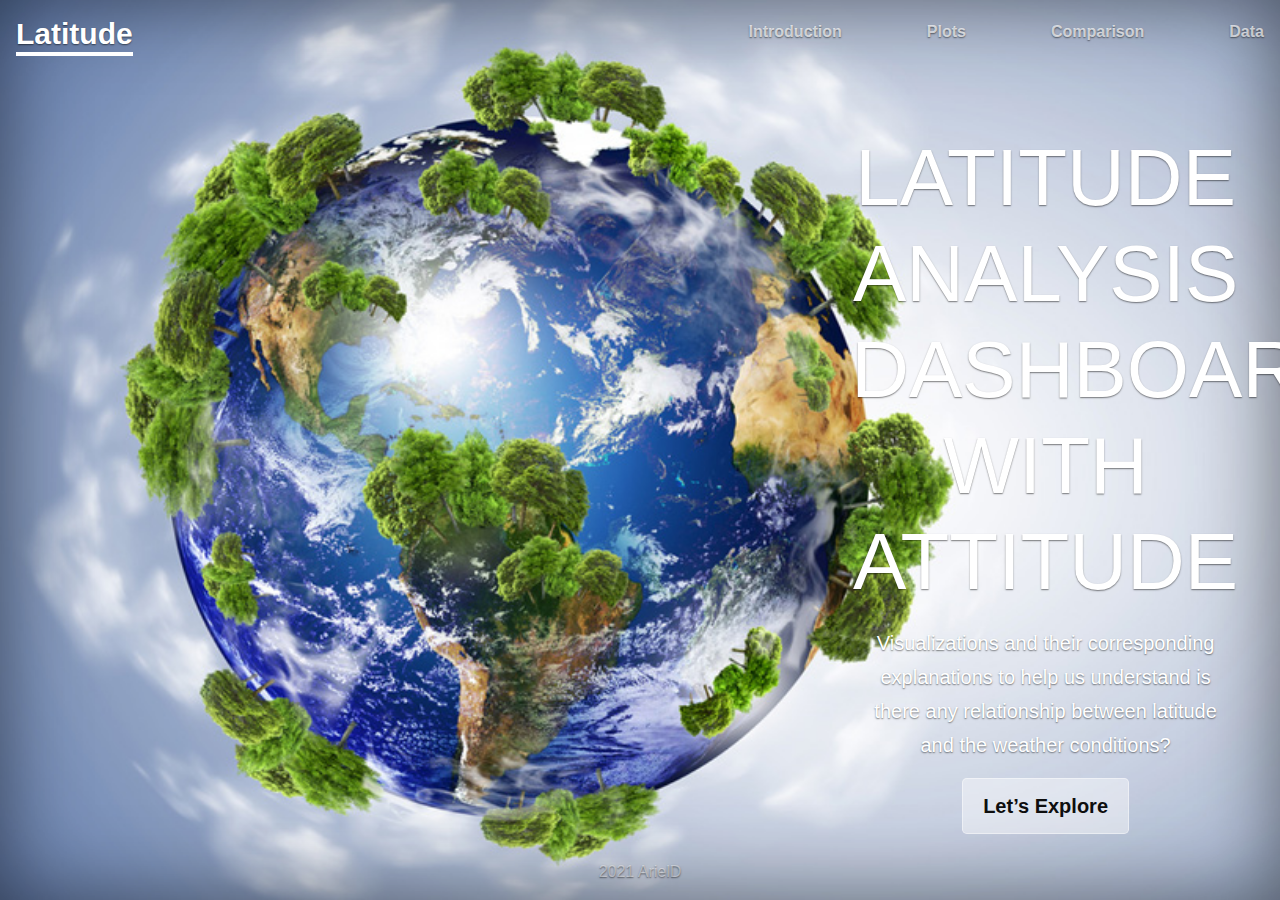
<file: index.html>
<!doctype html>
<html lang="en">

<head>
  <meta charset="utf-8">
  <meta name="viewport" content="width=device-width, initial-scale=1, shrink-to-fit=no">
  <meta name="description" content="">
  <meta name="generator" content="Jekyll v4.0.1">
  <title>Latitude</title>
  <link rel="canonical" href="https://getbootstrap.com/docs/4.5/examples/cover/">
  <!-- Bootstrap CSS -->
  <link href="Resources/styles/bootstrap.css" rel="stylesheet">

    <style>
      .bd-placeholder-img {
        font-size: 1.125rem;
        /* text-anchor: middle; */
        -webkit-user-select: none;
        -moz-user-select: none;
        -ms-user-select: none;
        user-select: none;
        text-anchor: right;
      }

      @media (min-width: 768px) {
      .bd-placeholder-img-lg {
        font-size: 3.5rem;
      }
      }
    </style>

  <!-- Custom CSS for template -->
  <link href="Resources/styles/cover.css" rel="stylesheet">
</head>

<body class="text-center">
  <div class="cover-container d-flex w-100 h-100 p-3 mx-auto flex-column">
    <!-- Navigation Section -->
    <header class="masthead mb-auto">
      <div class="inner">
        <h3 class="masthead-brand"><a class="nav-link active" href="index.html">Latitude</a></h3>
        <nav class="nav nav-masthead justify-content-center">
          <a class="nav-link" href="intro.html">Introduction</a>
          <a class="nav-link" href="temperature.html">Plots</a>
          <a class="nav-link" href="comparison.html">Comparison</a>
          <a class="nav-link" href="data.html">Data</a>
        </nav>
      </div>
    </header>
    <!-- Text -->
    <main role="main" class="cover latitude">
      <h1 class="cover-heading">LATITUDE ANALYSIS DASHBOARD WITH ATTITUDE </h1>
      <p class="lead" id="littlep">Visualizations and their corresponding explanations to help us understand is there any relationship between latitude and the weather 
        conditions? 
      </p>

      <p class="lead">
        <a href="intro.html" class="btn btn-lg btn-secondary">Let’s Explore</a>
      </p>
    </main>
    <!-- Footer Section -->
    <footer class="mastfoot mt-auto">
      <div class="inner">
        <p>2021 <a id="footcolor" href="https://github.com/arieldunn/web-design-challenge/">ArielD</a></p>
      </div>
    </footer>
  </div>
  <!-- Bootstrap JS -->
  <script src="https://code.jquery.com/jquery-3.3.1.slim.min.js" integrity="sha384-q8i/X+965DzO0rT7abK41JStQIAqVgRVzpbzo5smXKp4YfRvH+8abtTE1Pi6jizo" crossorigin="anonymous"></script>
  <script src="https://cdnjs.cloudflare.com/ajax/libs/popper.js/1.14.7/umd/popper.min.js" integrity="sha384-UO2eT0CpHqdSJQ6hJty5KVphtPhzWj9WO1clHTMGa3JDZwrnQq4sF86dIHNDz0W1" crossorigin="anonymous"></script>
  <script src="https://stackpath.bootstrapcdn.com/bootstrap/4.3.1/js/bootstrap.min.js" integrity="sha384-JjSmVgyd0p3pXB1rRibZUAYoIIy6OrQ6VrjIEaFf/nJGzIxFDsf4x0xIM+B07jRM" crossorigin="anonymous"></script>
</body>

</html>
</file>
<file: Resources/styles/cover.css>
/* Links */
a,
a:focus,
a:hover {
  color: rgb(255, 255, 255);
}

/* Custom default button */
.btn-secondary,
.btn-secondary:hover,
.btn-secondary:focus {
  color: rgb(14, 14, 14);
  text-shadow: none; /* Prevent inheritance from `body` */
  background-color: rgba(255, 255, 255, 0.44);
  border: .05rem solid rgba(255, 255, 255, 0.44);
}

/* Base structure */
html,
body {
  height: 100%;
  width: 100%;
  background-color: black;
  background-image: url(../assets/earth.jpg);
  background-size: cover;
  margin: 0px;
  /* background-position: center; */
  /* position: relative; */
}

body {
  display: -ms-flexbox;
  display: flex;
  color: #fff;
  text-shadow: 0 .05rem .1rem rgba(0, 0, 0, .5);
  box-shadow: inset 0 0 5rem rgba(0, 0, 0, .5);
}

.cover-container {
  /* max-width: 42em; */
}

/* Header */
.masthead {
  margin-bottom: 70px;
}

.masthead-brand {
  margin-bottom: 0;
  border-bottom: .25rem solid transparent;
  font-weight: bold; 
}

.nav-masthead .nav-link {
  padding: .25rem 0;
  font-weight: 700;
  /* color: rgba(255, 255, 255, 0.5); */
  color: hsla(0, 0%, 100%, 0.701);
  background-color: transparent;
  border-bottom: .25rem solid transparent;
}

.nav-masthead .nav-link:hover,
.nav-masthead .nav-link:focus {
  border-bottom-color: rgba(255, 255, 255, 0.502);
}

.nav-masthead .nav-link + .nav-link {
  margin-left: 85px;
}

.nav-masthead .active {
  color: #fff;
  border-bottom-color: #fff;
}

@media (min-width: 48em) {
  .masthead-brand {
    float: left;
  }
  .nav-masthead {
    float: right;
  }
}

/* Cover */
.cover {
  padding: 0 1.5rem;
}
.cover .btn-lg {
  padding: .75rem 1.25rem;
  font-weight: 700;
}
#littlep {
  padding-left: 1rem;
  padding-right: 1rem;
  line-height: 1.7;
}

/* Footer */
.mastfoot {
  color: rgba(255, 255, 255, 0.44);
}

#footcolor {
  color: rgba(255, 255, 255, 0.44);
}

/* Latitude */
.latitude {
  height: 600px;
  margin-left: 65%;
}

h1 {
  font-size: 80px;
}

/* Screen sizes below 768 pixels */ 
@media (max-width: 768px) {
  .latitude {
    height: 650px;
    margin-left: 0%;
    background-color: rgba(0, 0, 0, 0.351);
    border-radius: 1%;
    margin-bottom: 20px;
  }
  h1 {
    font-size: 70px;
    margin-bottom: 1rem;
  }
  .masthead {
    margin-bottom: 14px;
  }
  .cover {
    padding-top: 16px;
  }
  #footcolor {
    margin-top: 5px;
  }
  #littlep {
    color:rgba(0, 0, 0, .5);
    margin-bottom: 30px;
    padding-left: 75px;
    padding-right: 75px;

  }
  .navbar-expand-md {
  }
}
@media (max-width: 645px) {
  /* .btn-secondary,
  .btn-secondary:hover,
  .btn-secondary:focus {
    display: none;
    margin-bottom: 0px;
  } */
  #littlep{
    font-size: 20px;
  }
  h1 {
    font-size: 60px;
  }
  .nav-masthead .nav-link + .nav-link {
    margin-left: 55px;
  }
}
@media (max-width: 611px) {
  .nav-masthead .nav-link + .nav-link {
    margin-left: 35px;
  }
  #littlep{
    font-size: 18px;
  }
}
@media (max-width: 550px) {
  h1 {
    font-size: 56px;
}
#littlep{
  font-size: 16px;
}
}
@media (max-width: 491px){
  h1 {
    font-size: 52px;
  }
  #littlep{
    font-size: 16px;
  }
}
</file>
